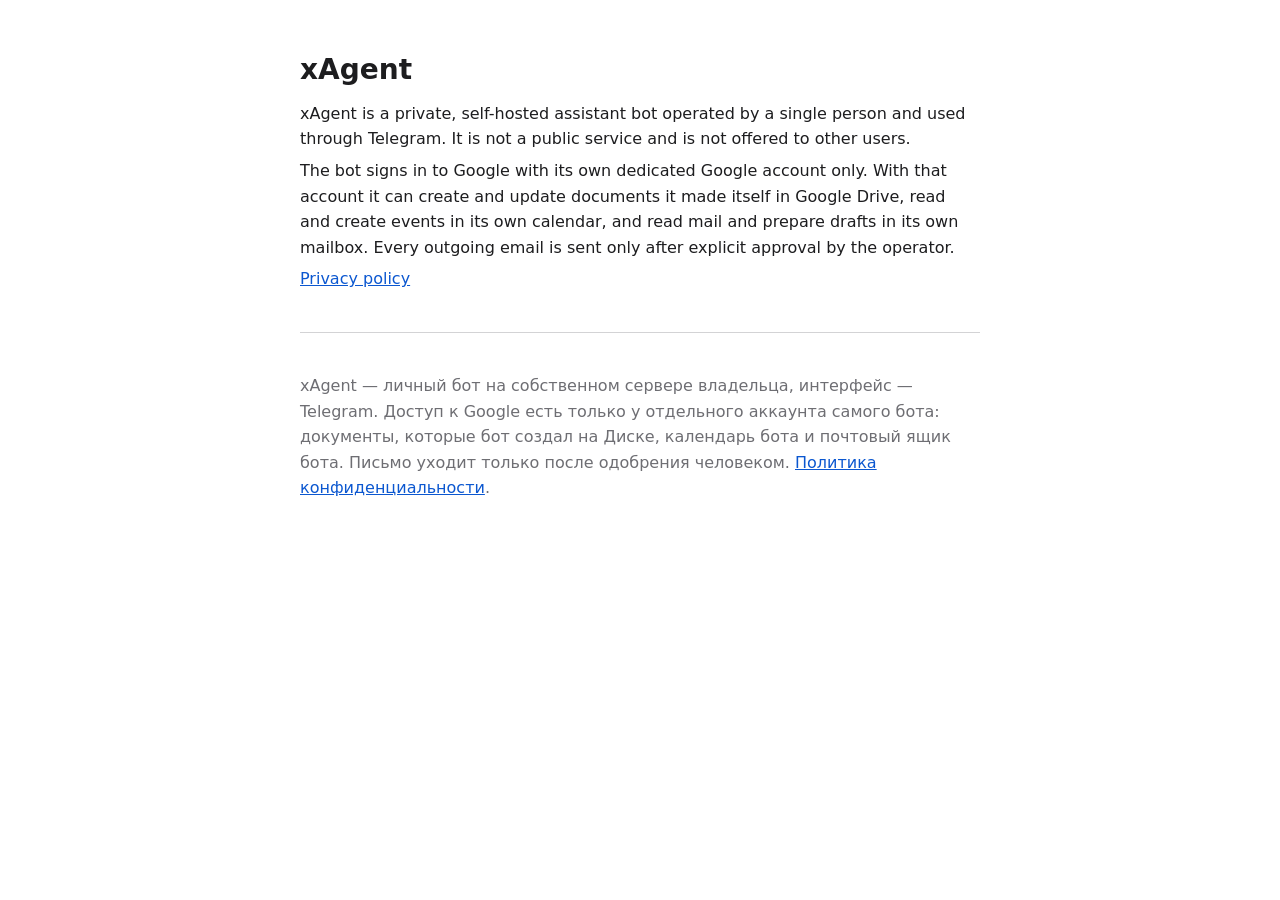
<file: index.html>
<!doctype html>
<html lang="en"><head><meta charset="utf-8"><meta name="viewport" content="width=device-width,initial-scale=1">
<title>xAgent</title><link rel="stylesheet" href="style.css"></head>
<body><main>
<h1>xAgent</h1>
<p>xAgent is a private, self-hosted assistant bot operated by a single person and used through Telegram. It is not a public service and is not offered to other users.</p>
<p>The bot signs in to Google with its own dedicated Google account only. With that account it can create and update documents it made itself in Google Drive, read and create events in its own calendar, and read mail and prepare drafts in its own mailbox. Every outgoing email is sent only after explicit approval by the operator.</p>
<p><a href="privacy.html">Privacy policy</a></p>
<hr>
<p class="muted">xAgent — личный бот на собственном сервере владельца, интерфейс — Telegram. Доступ к Google есть только у отдельного аккаунта самого бота: документы, которые бот создал на Диске, календарь бота и почтовый ящик бота. Письмо уходит только после одобрения человеком. <a href="privacy.html">Политика конфиденциальности</a>.</p>
</main></body></html>
</file>
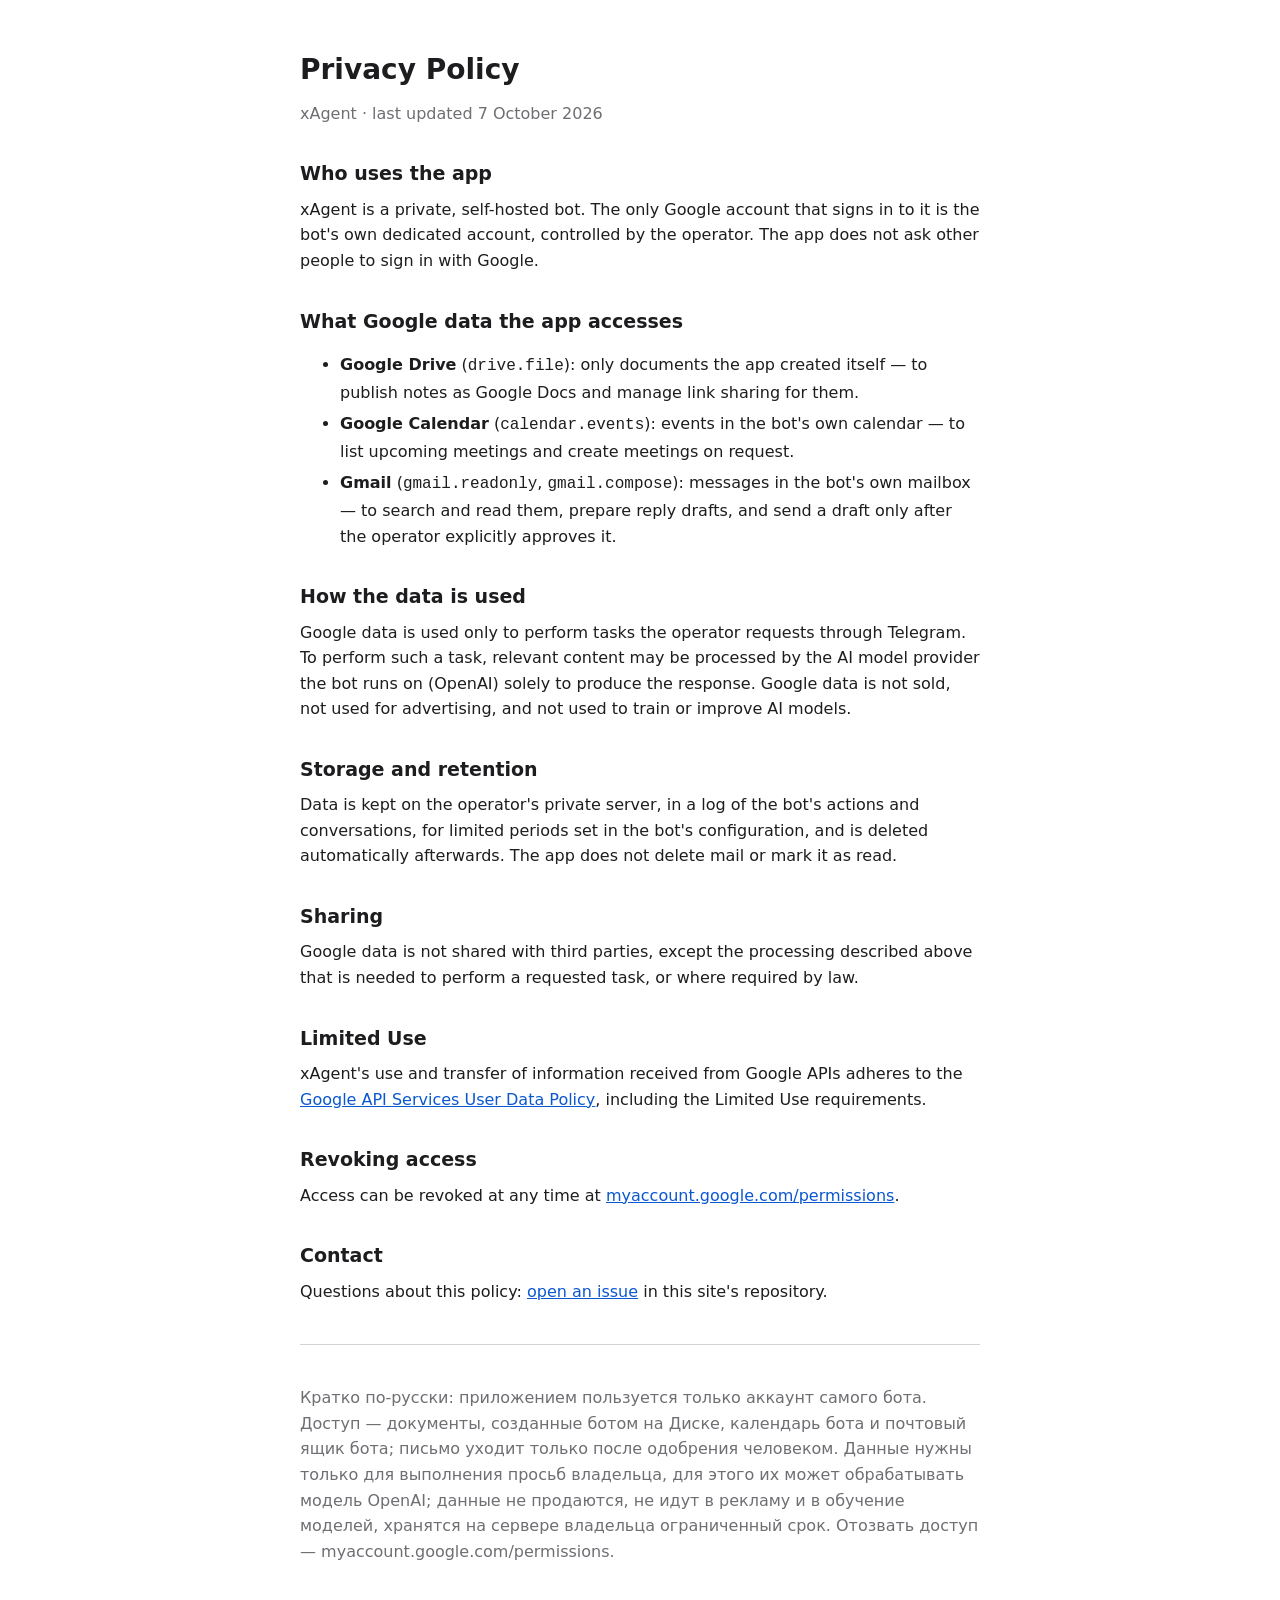
<file: privacy.html>
<!doctype html>
<html lang="en"><head><meta charset="utf-8"><meta name="viewport" content="width=device-width,initial-scale=1">
<title>xAgent Privacy Policy</title><link rel="stylesheet" href="style.css"></head>
<body><main>
<h1>Privacy Policy</h1>
<p class="muted">xAgent · last updated 7 October 2026</p>

<h2>Who uses the app</h2>
<p>xAgent is a private, self-hosted bot. The only Google account that signs in to it is the bot's own dedicated account, controlled by the operator. The app does not ask other people to sign in with Google.</p>

<h2>What Google data the app accesses</h2>
<ul>
<li><b>Google Drive</b> (<code>drive.file</code>): only documents the app created itself — to publish notes as Google Docs and manage link sharing for them.</li>
<li><b>Google Calendar</b> (<code>calendar.events</code>): events in the bot's own calendar — to list upcoming meetings and create meetings on request.</li>
<li><b>Gmail</b> (<code>gmail.readonly</code>, <code>gmail.compose</code>): messages in the bot's own mailbox — to search and read them, prepare reply drafts, and send a draft only after the operator explicitly approves it.</li>
</ul>

<h2>How the data is used</h2>
<p>Google data is used only to perform tasks the operator requests through Telegram. To perform such a task, relevant content may be processed by the AI model provider the bot runs on (OpenAI) solely to produce the response. Google data is not sold, not used for advertising, and not used to train or improve AI models.</p>

<h2>Storage and retention</h2>
<p>Data is kept on the operator's private server, in a log of the bot's actions and conversations, for limited periods set in the bot's configuration, and is deleted automatically afterwards. The app does not delete mail or mark it as read.</p>

<h2>Sharing</h2>
<p>Google data is not shared with third parties, except the processing described above that is needed to perform a requested task, or where required by law.</p>

<h2>Limited Use</h2>
<p>xAgent's use and transfer of information received from Google APIs adheres to the <a href="https://developers.google.com/terms/api-services-user-data-policy">Google API Services User Data Policy</a>, including the Limited Use requirements.</p>

<h2>Revoking access</h2>
<p>Access can be revoked at any time at <a href="https://myaccount.google.com/permissions">myaccount.google.com/permissions</a>.</p>

<h2>Contact</h2>
<p>Questions about this policy: <a href="https://github.com/IvanSMaximov/xagent-site/issues">open an issue</a> in this site's repository.</p>

<hr>
<p class="muted">Кратко по-русски: приложением пользуется только аккаунт самого бота. Доступ — документы, созданные ботом на Диске, календарь бота и почтовый ящик бота; письмо уходит только после одобрения человеком. Данные нужны только для выполнения просьб владельца, для этого их может обрабатывать модель OpenAI; данные не продаются, не идут в рекламу и в обучение моделей, хранятся на сервере владельца ограниченный срок. Отозвать доступ — myaccount.google.com/permissions.</p>
</main></body></html>
</file>
<file: style.css>
:root{--bg:#fff;--fg:#1d1d1f;--muted:#6e6e73;--link:#0b57d0}
@media (prefers-color-scheme:dark){:root{--bg:#141416;--fg:#ececf0;--muted:#9a9aa2;--link:#8ab4f8}}
body{background:var(--bg);color:var(--fg);font:16px/1.6 system-ui,-apple-system,"Segoe UI",sans-serif;margin:0;padding:48px 16px}
main{max-width:680px;margin:0 auto}h1{font-size:28px;margin:0 0 8px}h2{font-size:19px;margin:32px 0 8px}
p,li{margin:6px 0}.muted{color:var(--muted)}a{color:var(--link)}hr{border:0;border-top:1px solid var(--muted);opacity:.3;margin:40px 0}
</file>
